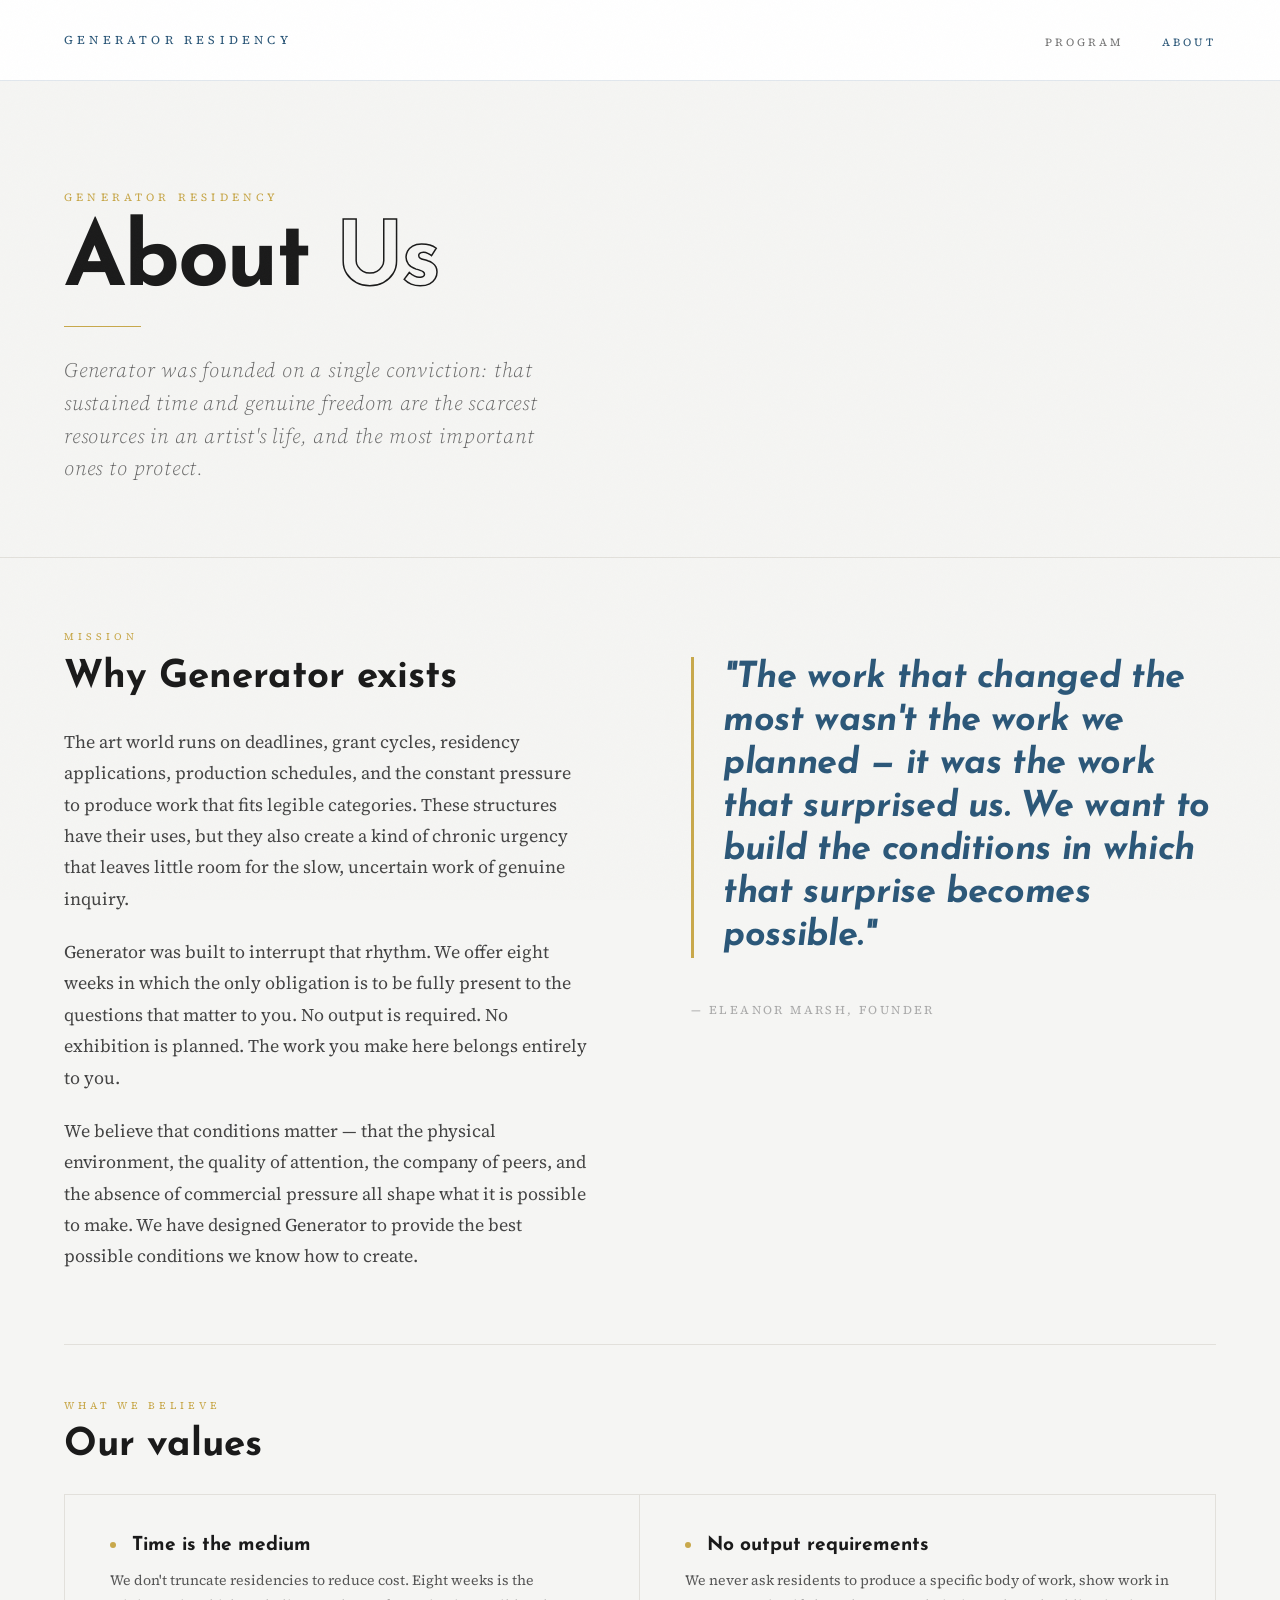
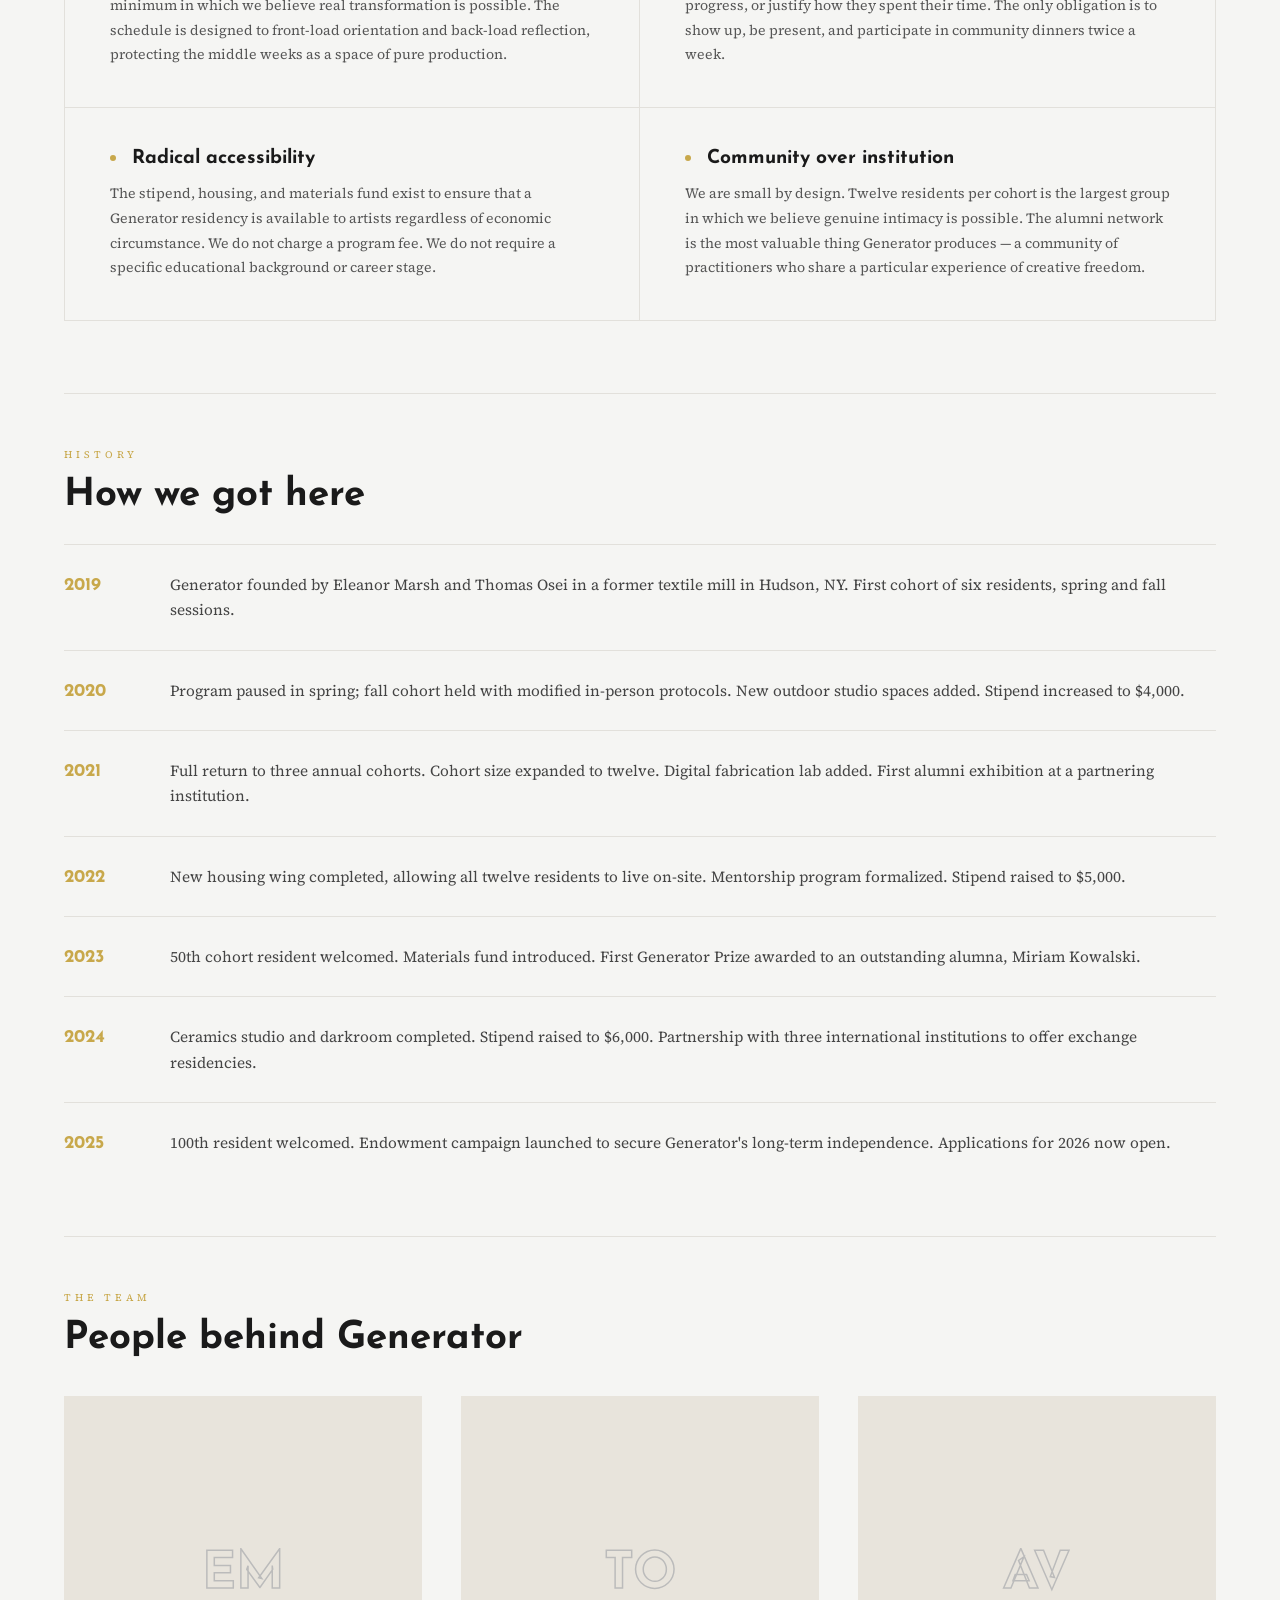
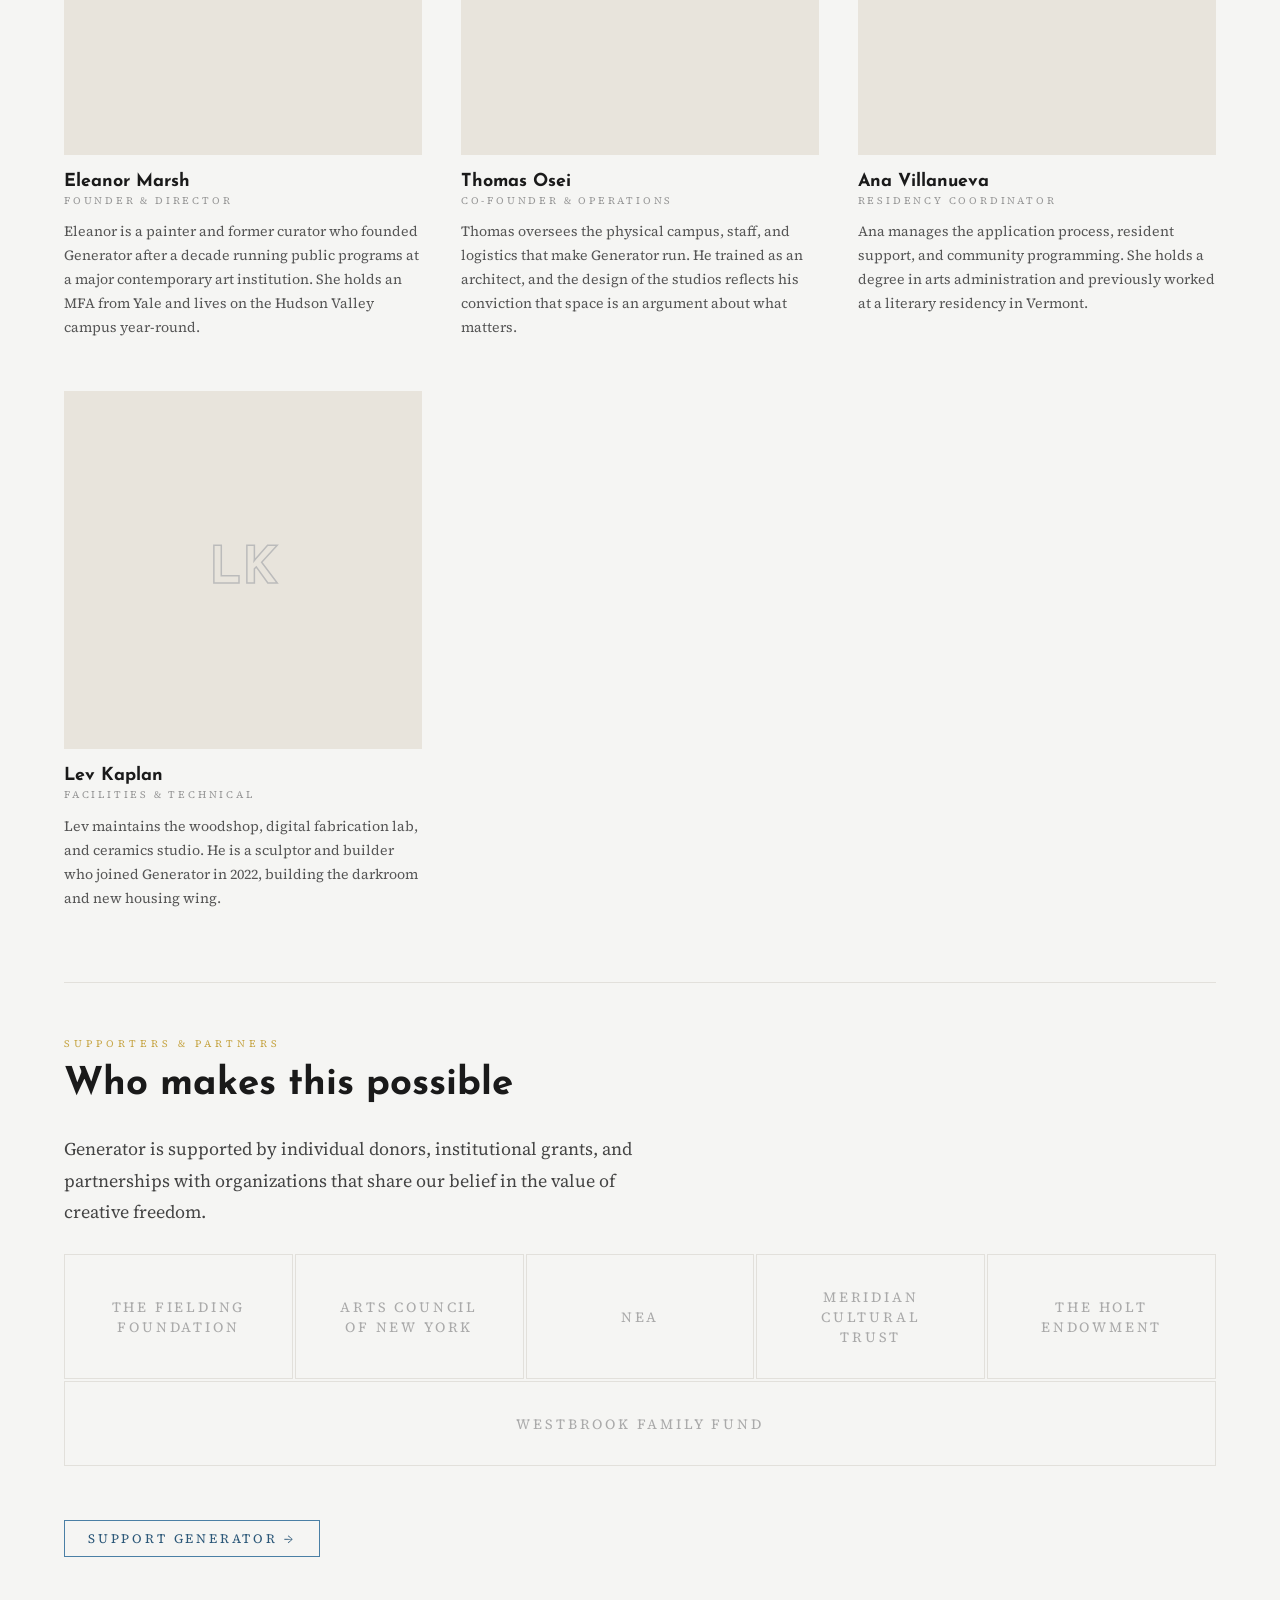
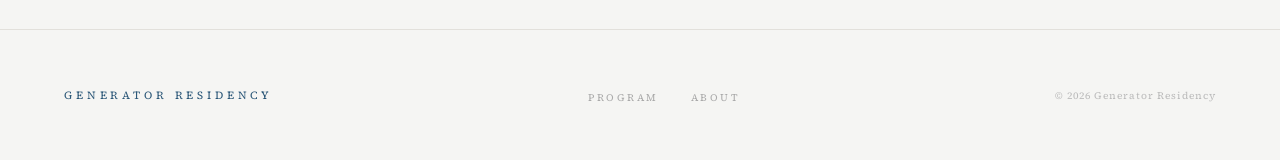
<file: about.html>
<!DOCTYPE html>
<html lang="en">
<head>
<meta charset="UTF-8">
<meta name="viewport" content="width=device-width, initial-scale=1.0">
<title>About — Generator Residency</title>
<link rel="stylesheet" href="style.css">
<style>
  /* ── MISSION ── */
  .mission-block {
    display: grid;
    grid-template-columns: 1fr 1fr;
    gap: 8vw;
    margin-bottom: 8vh;
    align-items: start;
  }
  @media (max-width: 750px) { .mission-block { grid-template-columns: 1fr; gap: 5vh; } }

  .pull-quote {
    font-family: 'Josefin Sans', sans-serif;
    font-style: italic;
    font-weight: 700;
    font-size: clamp(22px, 2.8vw, 42px);
    line-height: 1.2;
    color: var(--deep-blue);
    letter-spacing: -0.01em;
    position: relative;
    padding-left: 2rem;
  }
  .pull-quote::before {
    content: '';
    position: absolute;
    left: 0; top: 0; bottom: 0;
    width: 3px;
    background: var(--gold);
  }

  /* ── TEAM ── */
  .team-grid {
    display: grid;
    grid-template-columns: repeat(3, 1fr);
    gap: 4vw 3vw;
    margin: 4vh 0 8vh;
  }
  @media (max-width: 900px) { .team-grid { grid-template-columns: repeat(2, 1fr); } }
  @media (max-width: 550px) { .team-grid { grid-template-columns: 1fr; } }

  .team-member {}
  .team-portrait {
    width: 100%;
    aspect-ratio: 1;
    background: #e8e4dc;
    display: flex;
    align-items: center;
    justify-content: center;
    margin-bottom: 2vh;
  }
  .team-portrait-init {
    font-family: 'Josefin Sans', sans-serif;
    font-weight: 900;
    font-size: clamp(28px, 4vw, 52px);
    color: transparent;
    -webkit-text-stroke: 1.5px #bbb;
  }
  .team-name {
    font-family: 'Josefin Sans', sans-serif;
    font-weight: 700;
    font-size: clamp(17px, 1.4vw, 22px);
    margin-bottom: 4px;
  }
  .team-title {
    font-size: 10px;
    letter-spacing: 0.28em;
    text-transform: uppercase;
    color: #999;
    display: block;
    margin-bottom: 1.5vh;
  }
  .team-bio {
    font-size: clamp(14px, 1.1vw, 16px);
    line-height: 1.7;
    color: #555;
  }

  /* ── PARTNERS ── */
  .partners-row {
    display: flex;
    flex-wrap: wrap;
    gap: 2px;
    margin: 3vh 0 6vh;
  }
  .partner-tile {
    flex: 1 1 200px;
    border: 1px solid var(--light-border);
    padding: 3.5vh 2.5vw;
    display: flex;
    align-items: center;
    justify-content: center;
  }
  .partner-name {
    font-family: 'Source Serif 4', serif;
    font-size: clamp(13px, 1.1vw, 16px);
    letter-spacing: 0.2em;
    text-transform: uppercase;
    color: #aaa;
    text-align: center;
  }

  /* ── HISTORY ── */
  .history-list {
    list-style: none;
    margin: 3vh 0 6vh;
    counter-reset: hist;
  }
  .history-item {
    display: grid;
    grid-template-columns: 80px 1fr;
    gap: 2vw;
    border-top: 1px solid var(--light-border);
    padding: 3vh 0;
    align-items: baseline;
  }
  .history-year {
    font-family: 'Josefin Sans', sans-serif;
    font-weight: 700;
    font-size: clamp(15px, 1.4vw, 20px);
    color: var(--gold);
  }
  .history-event {
    font-size: clamp(15px, 1.2vw, 18px);
    line-height: 1.65;
    color: #444;
  }

  /* ── VALUES ── */
  .values-grid {
    display: grid;
    grid-template-columns: 1fr 1fr;
    gap: 0;
    margin: 3vh 0 8vh;
    border: 1px solid var(--light-border);
  }
  @media (max-width: 650px) { .values-grid { grid-template-columns: 1fr; } }

  .value-item {
    padding: 4.5vh 3.5vw;
    border-right: 1px solid var(--light-border);
    border-bottom: 1px solid var(--light-border);
  }
  .value-item:nth-child(even) { border-right: none; }
  .value-item:nth-last-child(-n+2) { border-bottom: none; }

  .value-title {
    font-family: 'Josefin Sans', sans-serif;
    font-weight: 700;
    font-size: clamp(17px, 1.5vw, 22px);
    margin-bottom: 1.5vh;
    display: flex;
    align-items: center;
    gap: 1rem;
  }
  .value-title::before {
    content: '';
    display: inline-block;
    width: 6px; height: 6px;
    border-radius: 50%;
    background: var(--gold);
    flex-shrink: 0;
  }
  .value-text {
    font-size: clamp(14px, 1.1vw, 17px);
    line-height: 1.75;
    color: #555;
  }
</style>
</head>
<body>

<div class="grain"></div>

<nav class="nav">
  <a class="nav-logo" href="generator-residency.html">Generator Residency</a>
  <ul class="nav-links">
    <li><a href="program.html">Program</a></li>
    <li><a href="about.html" class="active">About</a></li>
  </ul>
</nav>

<header class="page-header">
  <span class="page-eyebrow">Generator Residency</span>
  <h1 class="page-title">
    <span class="solid">About</span>
    <span class="outline">Us</span>
  </h1>
  <span class="header-rule"></span>
  <p class="page-subtitle">Generator was founded on a single conviction: that sustained time and genuine freedom are the scarcest resources in an artist's life, and the most important ones to protect.</p>
</header>

<main class="page-content">

  <!-- Mission -->
  <span class="section-label">Mission</span>
  <div class="mission-block">
    <div>
      <h2 class="section-heading">Why Generator exists</h2>
      <p class="section-body">The art world runs on deadlines, grant cycles, residency applications, production schedules, and the constant pressure to produce work that fits legible categories. These structures have their uses, but they also create a kind of chronic urgency that leaves little room for the slow, uncertain work of genuine inquiry.</p>
      <br>
      <p class="section-body">Generator was built to interrupt that rhythm. We offer eight weeks in which the only obligation is to be fully present to the questions that matter to you. No output is required. No exhibition is planned. The work you make here belongs entirely to you.</p>
      <br>
      <p class="section-body">We believe that conditions matter — that the physical environment, the quality of attention, the company of peers, and the absence of commercial pressure all shape what it is possible to make. We have designed Generator to provide the best possible conditions we know how to create.</p>
    </div>
    <div>
      <div class="pull-quote">
        "The work that changed the most wasn't the work we planned — it was the work that surprised us. We want to build the conditions in which that surprise becomes possible."
      </div>
      <br><br>
      <p style="font-size:12px;letter-spacing:0.2em;text-transform:uppercase;color:#aaa;">— Eleanor Marsh, Founder</p>
    </div>
  </div>

  <span class="rule"></span>

  <!-- Values -->
  <span class="section-label">What We Believe</span>
  <h2 class="section-heading">Our values</h2>
  <div class="values-grid">
    <div class="value-item">
      <div class="value-title">Time is the medium</div>
      <p class="value-text">We don't truncate residencies to reduce cost. Eight weeks is the minimum in which we believe real transformation is possible. The schedule is designed to front-load orientation and back-load reflection, protecting the middle weeks as a space of pure production.</p>
    </div>
    <div class="value-item">
      <div class="value-title">No output requirements</div>
      <p class="value-text">We never ask residents to produce a specific body of work, show work in progress, or justify how they spent their time. The only obligation is to show up, be present, and participate in community dinners twice a week.</p>
    </div>
    <div class="value-item">
      <div class="value-title">Radical accessibility</div>
      <p class="value-text">The stipend, housing, and materials fund exist to ensure that a Generator residency is available to artists regardless of economic circumstance. We do not charge a program fee. We do not require a specific educational background or career stage.</p>
    </div>
    <div class="value-item">
      <div class="value-title">Community over institution</div>
      <p class="value-text">We are small by design. Twelve residents per cohort is the largest group in which we believe genuine intimacy is possible. The alumni network is the most valuable thing Generator produces — a community of practitioners who share a particular experience of creative freedom.</p>
    </div>
  </div>

  <span class="rule"></span>

  <!-- History -->
  <span class="section-label">History</span>
  <h2 class="section-heading">How we got here</h2>
  <ul class="history-list">
    <li class="history-item">
      <span class="history-year">2019</span>
      <span class="history-event">Generator founded by Eleanor Marsh and Thomas Osei in a former textile mill in Hudson, NY. First cohort of six residents, spring and fall sessions.</span>
    </li>
    <li class="history-item">
      <span class="history-year">2020</span>
      <span class="history-event">Program paused in spring; fall cohort held with modified in-person protocols. New outdoor studio spaces added. Stipend increased to $4,000.</span>
    </li>
    <li class="history-item">
      <span class="history-year">2021</span>
      <span class="history-event">Full return to three annual cohorts. Cohort size expanded to twelve. Digital fabrication lab added. First alumni exhibition at a partnering institution.</span>
    </li>
    <li class="history-item">
      <span class="history-year">2022</span>
      <span class="history-event">New housing wing completed, allowing all twelve residents to live on-site. Mentorship program formalized. Stipend raised to $5,000.</span>
    </li>
    <li class="history-item">
      <span class="history-year">2023</span>
      <span class="history-event">50th cohort resident welcomed. Materials fund introduced. First Generator Prize awarded to an outstanding alumna, Miriam Kowalski.</span>
    </li>
    <li class="history-item">
      <span class="history-year">2024</span>
      <span class="history-event">Ceramics studio and darkroom completed. Stipend raised to $6,000. Partnership with three international institutions to offer exchange residencies.</span>
    </li>
    <li class="history-item">
      <span class="history-year">2025</span>
      <span class="history-event">100th resident welcomed. Endowment campaign launched to secure Generator's long-term independence. Applications for 2026 now open.</span>
    </li>
  </ul>

  <span class="rule"></span>

  <!-- Team -->
  <span class="section-label">The Team</span>
  <h2 class="section-heading">People behind Generator</h2>
  <div class="team-grid">
    <div class="team-member">
      <div class="team-portrait"><span class="team-portrait-init">EM</span></div>
      <div class="team-name">Eleanor Marsh</div>
      <span class="team-title">Founder & Director</span>
      <p class="team-bio">Eleanor is a painter and former curator who founded Generator after a decade running public programs at a major contemporary art institution. She holds an MFA from Yale and lives on the Hudson Valley campus year-round.</p>
    </div>
    <div class="team-member">
      <div class="team-portrait"><span class="team-portrait-init">TO</span></div>
      <div class="team-name">Thomas Osei</div>
      <span class="team-title">Co-Founder & Operations</span>
      <p class="team-bio">Thomas oversees the physical campus, staff, and logistics that make Generator run. He trained as an architect, and the design of the studios reflects his conviction that space is an argument about what matters.</p>
    </div>
    <div class="team-member">
      <div class="team-portrait"><span class="team-portrait-init">AV</span></div>
      <div class="team-name">Ana Villanueva</div>
      <span class="team-title">Residency Coordinator</span>
      <p class="team-bio">Ana manages the application process, resident support, and community programming. She holds a degree in arts administration and previously worked at a literary residency in Vermont.</p>
    </div>
    <div class="team-member">
      <div class="team-portrait"><span class="team-portrait-init">LK</span></div>
      <div class="team-name">Lev Kaplan</div>
      <span class="team-title">Facilities & Technical</span>
      <p class="team-bio">Lev maintains the woodshop, digital fabrication lab, and ceramics studio. He is a sculptor and builder who joined Generator in 2022, building the darkroom and new housing wing.</p>
    </div>
  </div>

  <span class="rule"></span>

  <!-- Partners -->
  <span class="section-label">Supporters & Partners</span>
  <h2 class="section-heading">Who makes this possible</h2>
  <p class="section-body" style="margin-bottom:3vh;">Generator is supported by individual donors, institutional grants, and partnerships with organizations that share our belief in the value of creative freedom.</p>
  <div class="partners-row">
    <div class="partner-tile"><span class="partner-name">The Fielding Foundation</span></div>
    <div class="partner-tile"><span class="partner-name">Arts Council of New York</span></div>
    <div class="partner-tile"><span class="partner-name">NEA</span></div>
    <div class="partner-tile"><span class="partner-name">Meridian Cultural Trust</span></div>
    <div class="partner-tile"><span class="partner-name">The Holt Endowment</span></div>
    <div class="partner-tile"><span class="partner-name">Westbrook Family Fund</span></div>
  </div>

  <div style="margin-top:2vh;">
    <a class="btn-outline" href="#">Support Generator →</a>
  </div>

</main>

<footer class="footer">
  <span class="footer-logo">Generator Residency</span>
  <ul class="footer-links">
    <li><a href="program.html">Program</a></li>
    <li><a href="about.html">About</a></li>
  </ul>
  <span class="footer-copy">© 2026 Generator Residency</span>
</footer>

</body>
</html>
</file>
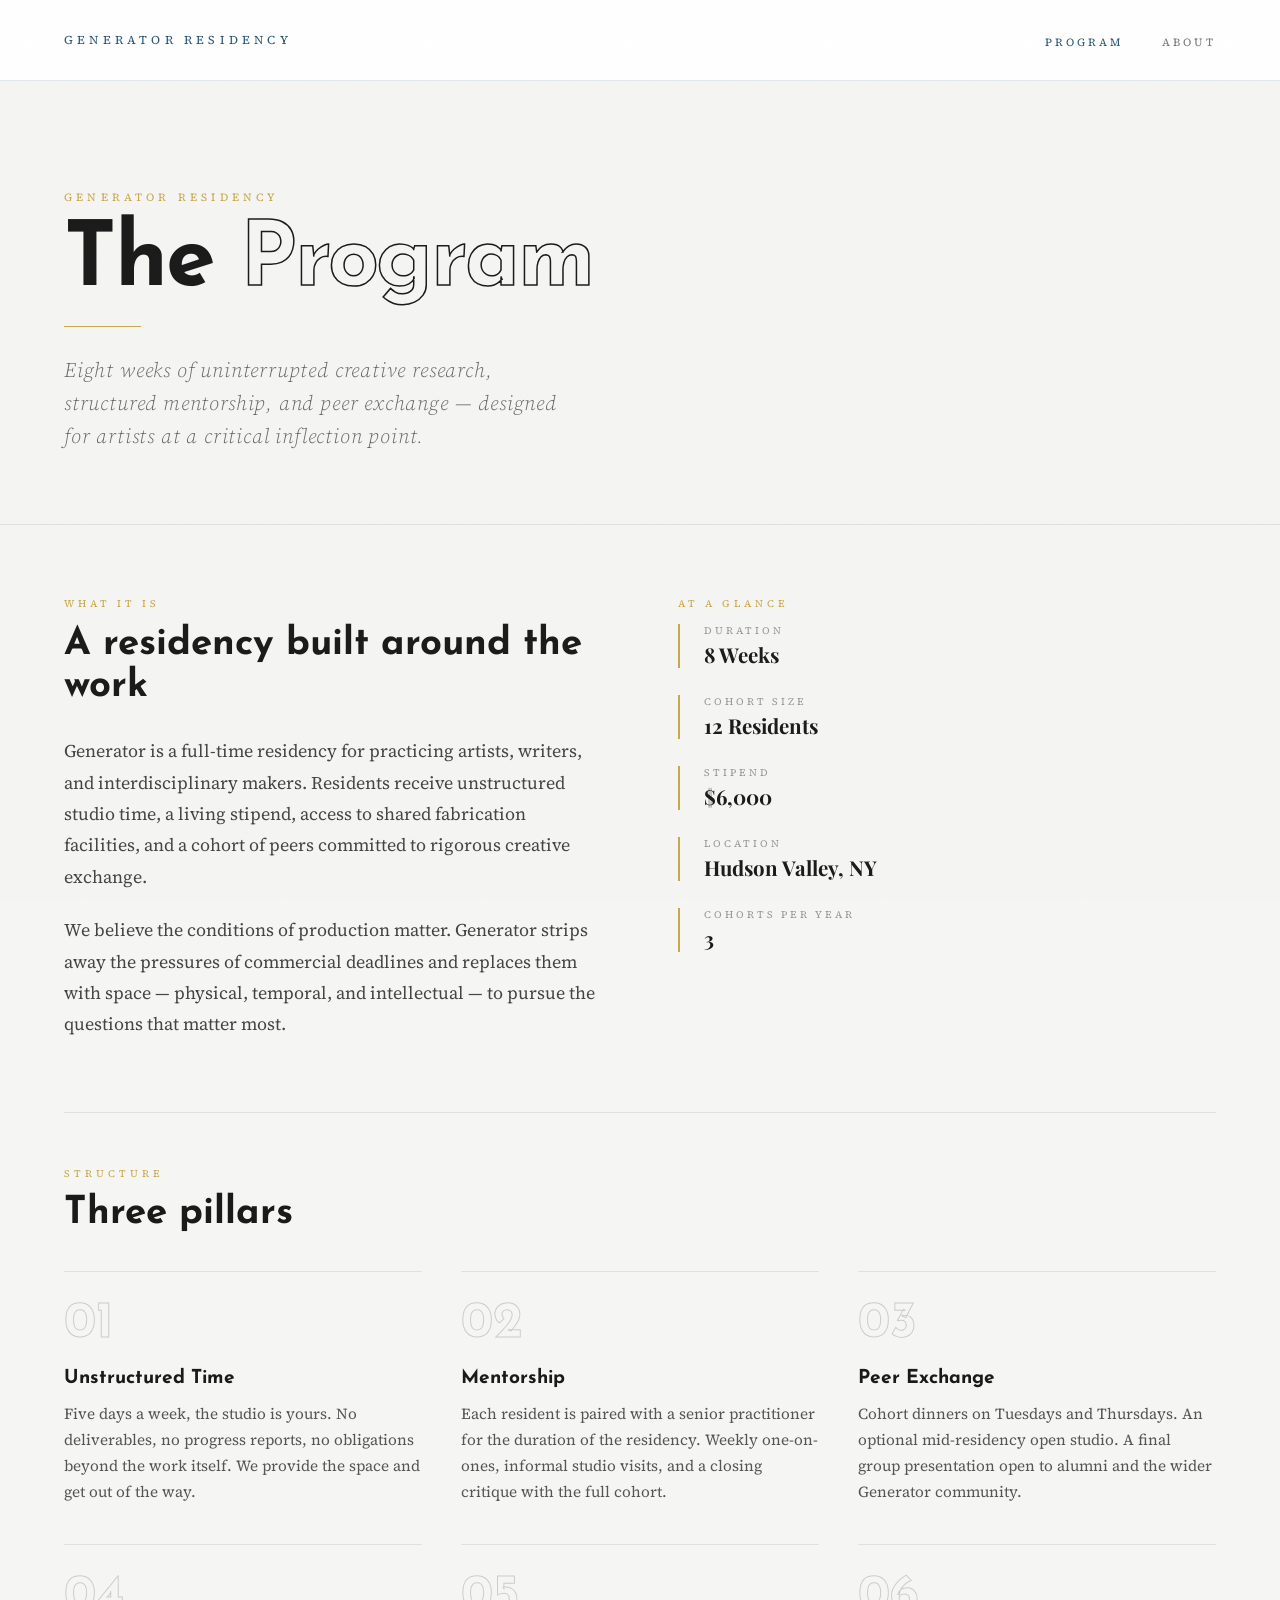
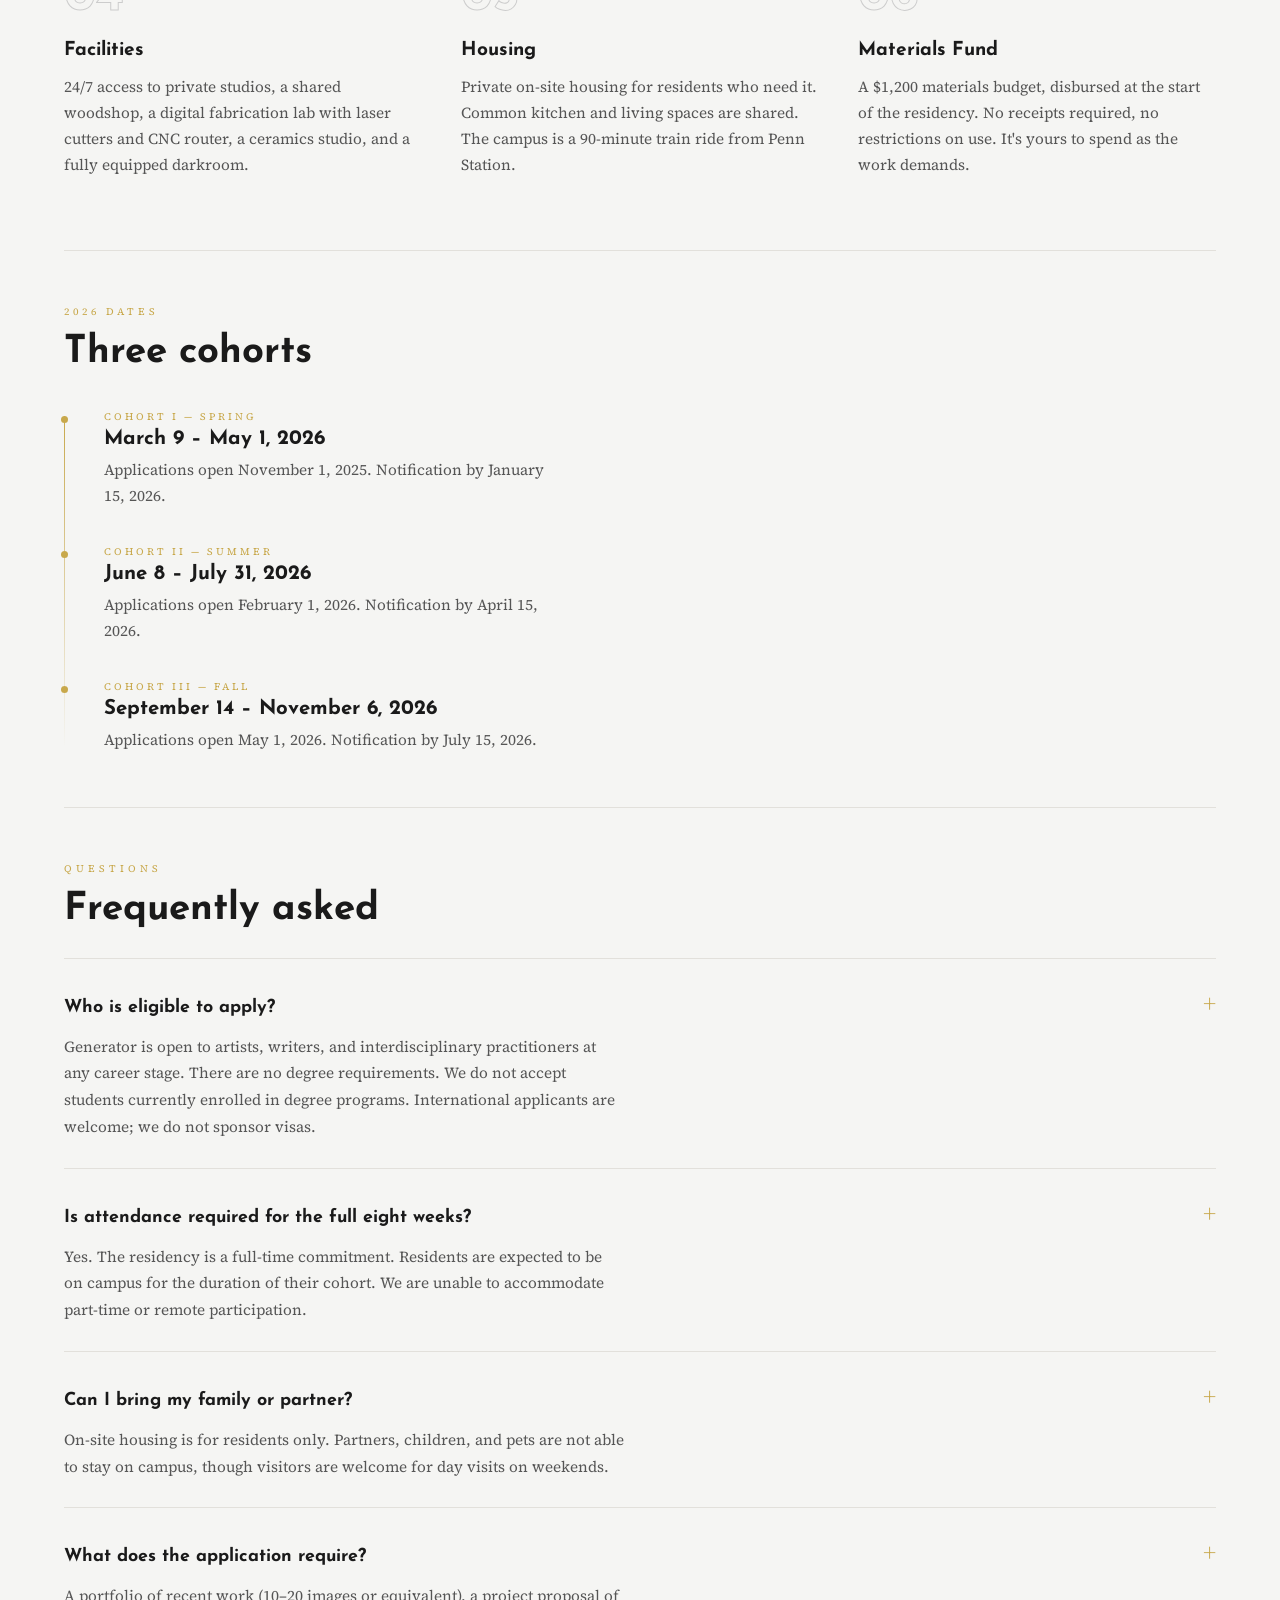
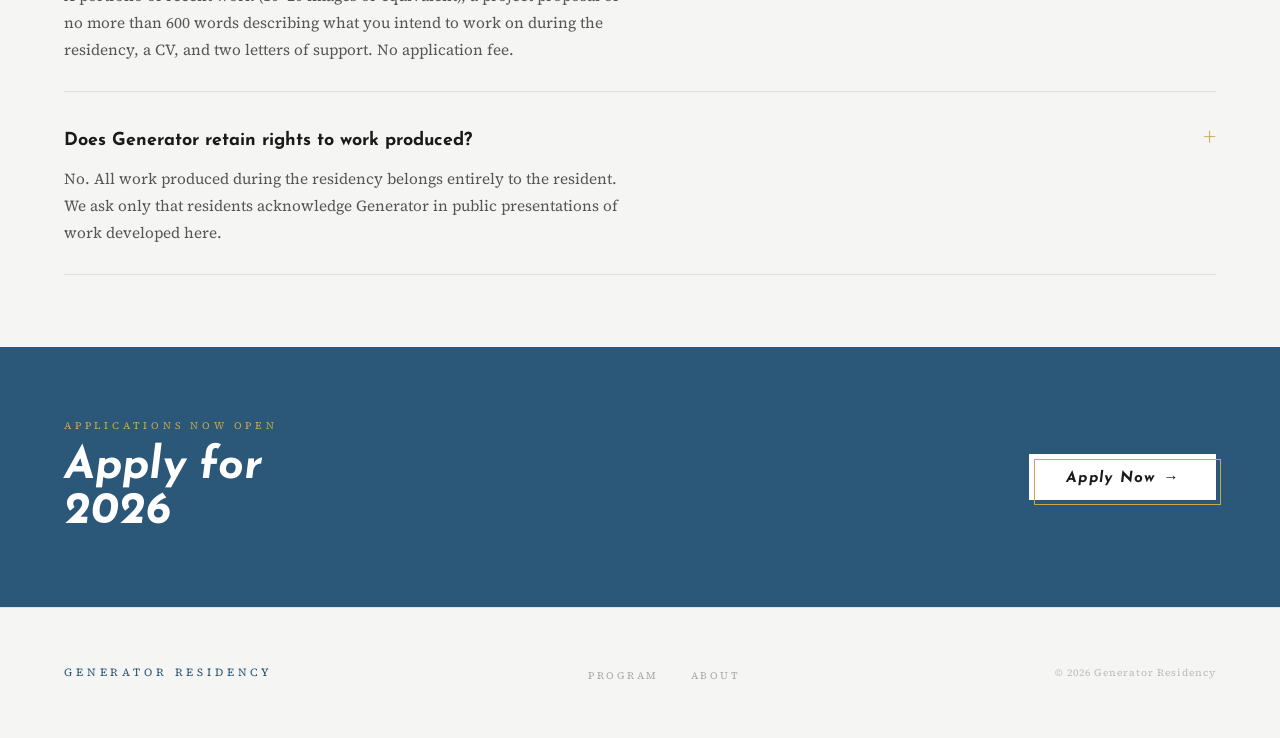
<file: program.html>
<!DOCTYPE html>
<html lang="en">
<head>
<meta charset="UTF-8">
<meta name="viewport" content="width=device-width, initial-scale=1.0">
<title>Program — Generator Residency</title>
<link rel="stylesheet" href="style.css">
<style>
  /* ── OVERVIEW GRID ── */
  .overview {
    display: grid;
    grid-template-columns: 1fr 1fr;
    gap: 6vw;
    margin-bottom: 8vh;
  }
  @media (max-width: 768px) { .overview { grid-template-columns: 1fr; } }

  /* ── TIMELINE ── */
  .timeline {
    position: relative;
    padding-left: 2.5rem;
    margin: 4vh 0;
  }
  .timeline::before {
    content: '';
    position: absolute;
    left: 0; top: 6px; bottom: 6px;
    width: 1px;
    background: linear-gradient(to bottom, var(--gold), transparent);
  }
  .timeline-item {
    position: relative;
    margin-bottom: 4vh;
  }
  .timeline-item::before {
    content: '';
    position: absolute;
    left: -2.5rem;
    top: 6px;
    width: 7px; height: 7px;
    border-radius: 50%;
    background: var(--gold);
    transform: translateX(-3px);
  }
  .timeline-label {
    font-size: 10px;
    letter-spacing: 0.3em;
    text-transform: uppercase;
    color: var(--gold);
    display: block;
    margin-bottom: 6px;
  }
  .timeline-heading {
    font-family: 'Josefin Sans', sans-serif;
    font-weight: 700;
    font-size: clamp(18px, 1.6vw, 24px);
    margin-bottom: 8px;
  }
  .timeline-body {
    font-size: clamp(15px, 1.2vw, 18px);
    line-height: 1.7;
    color: #555;
    max-width: 55ch;
  }

  /* ── PILLARS ── */
  .pillars {
    display: grid;
    grid-template-columns: repeat(3, 1fr);
    gap: 3vw;
    margin: 4vh 0 8vh;
  }
  @media (max-width: 900px) { .pillars { grid-template-columns: 1fr 1fr; } }
  @media (max-width: 600px) { .pillars { grid-template-columns: 1fr; } }

  .pillar {
    border-top: 1px solid var(--light-border);
    padding-top: 3vh;
  }
  .pillar-num {
    font-family: 'Josefin Sans', sans-serif;
    font-size: clamp(36px, 4vw, 60px);
    font-weight: 900;
    color: transparent;
    -webkit-text-stroke: 1px #ccc;
    line-height: 1;
    margin-bottom: 2vh;
  }
  .pillar-title {
    font-family: 'Josefin Sans', sans-serif;
    font-weight: 700;
    font-size: clamp(18px, 1.5vw, 22px);
    margin-bottom: 1.5vh;
  }
  .pillar-text {
    font-size: clamp(15px, 1.2vw, 17px);
    line-height: 1.7;
    color: #555;
  }

  /* ── FAQ ── */
  .faq-item {
    border-top: 1px solid var(--light-border);
    padding: 3vh 0;
  }
  .faq-item:last-child { border-bottom: 1px solid var(--light-border); }

  .faq-q {
    font-family: 'Josefin Sans', sans-serif;
    font-weight: 700;
    font-size: clamp(17px, 1.4vw, 21px);
    margin-bottom: 1.5vh;
    cursor: pointer;
    display: flex;
    justify-content: space-between;
    align-items: baseline;
    gap: 2rem;
  }
  .faq-q::after {
    content: '+';
    font-family: 'Source Serif 4', serif;
    font-weight: 300;
    font-size: 1.4em;
    color: var(--gold);
    flex-shrink: 0;
  }
  .faq-a {
    font-size: clamp(15px, 1.2vw, 18px);
    line-height: 1.75;
    color: #555;
    max-width: 70ch;
  }

  /* ── CTA BAND ── */
  .cta-band {
    background: var(--deep-blue);
    color: var(--white);
    padding: 8vh 5vw;
    display: flex;
    align-items: center;
    justify-content: space-between;
    gap: 4vw;
    flex-wrap: wrap;
  }
  .cta-band-text {}
  .cta-band-eyebrow {
    font-size: 10px;
    letter-spacing: 0.38em;
    text-transform: uppercase;
    color: var(--gold);
    display: block;
    margin-bottom: 1.5vh;
  }
  .cta-band-heading {
    font-family: 'Josefin Sans', sans-serif;
    font-weight: 900;
    font-style: italic;
    font-size: clamp(28px, 3.5vw, 54px);
    line-height: 1.0;
    color: var(--white);
  }
  .btn-light {
    display: inline-block;
    font-family: 'Josefin Sans', sans-serif;
    font-style: italic;
    font-weight: 700;
    font-size: clamp(14px, 1.2vw, 18px);
    letter-spacing: 0.08em;
    color: var(--text);
    background: var(--white);
    text-decoration: none;
    padding: 0.9em 2.4em;
    position: relative;
    transition: background 0.3s, color 0.3s;
    white-space: nowrap;
  }
  .btn-light::after {
    content: '';
    position: absolute;
    bottom: -5px; right: -5px;
    width: 100%; height: 100%;
    border: 1.5px solid var(--gold);
    pointer-events: none;
  }
  .btn-light:hover { background: var(--gold); color: var(--white); }
</style>
</head>
<body>

<div class="grain"></div>

<nav class="nav">
  <a class="nav-logo" href="generator-residency.html">Generator Residency</a>
  <ul class="nav-links">
    <li><a href="program.html" class="active">Program</a></li>
    <li><a href="about.html">About</a></li>
  </ul>
</nav>

<header class="page-header">
  <span class="page-eyebrow">Generator Residency</span>
  <h1 class="page-title">
    <span class="solid">The</span>
    <span class="outline">Program</span>
  </h1>
  <span class="header-rule"></span>
  <p class="page-subtitle">Eight weeks of uninterrupted creative research, structured mentorship, and peer exchange — designed for artists at a critical inflection point.</p>
</header>

<main class="page-content">

  <!-- Overview -->
  <div class="overview">
    <div>
      <span class="section-label">What It Is</span>
      <h2 class="section-heading">A residency built around the work</h2>
      <p class="section-body">Generator is a full-time residency for practicing artists, writers, and interdisciplinary makers. Residents receive unstructured studio time, a living stipend, access to shared fabrication facilities, and a cohort of peers committed to rigorous creative exchange.</p>
      <br>
      <p class="section-body">We believe the conditions of production matter. Generator strips away the pressures of commercial deadlines and replaces them with space — physical, temporal, and intellectual — to pursue the questions that matter most.</p>
    </div>
    <div>
      <span class="section-label">At a Glance</span>
      <div style="display:flex;flex-direction:column;gap:3vh;margin-top:1vh;">
        <div style="border-left:2px solid var(--gold);padding-left:1.5rem;">
          <span style="font-size:10px;letter-spacing:.3em;text-transform:uppercase;color:#999;display:block;margin-bottom:4px;">Duration</span>
          <span style="font-family:'Playfair Display',serif;font-size:clamp(18px,1.6vw,24px);font-weight:700;">8 Weeks</span>
        </div>
        <div style="border-left:2px solid var(--gold);padding-left:1.5rem;">
          <span style="font-size:10px;letter-spacing:.3em;text-transform:uppercase;color:#999;display:block;margin-bottom:4px;">Cohort Size</span>
          <span style="font-family:'Playfair Display',serif;font-size:clamp(18px,1.6vw,24px);font-weight:700;">12 Residents</span>
        </div>
        <div style="border-left:2px solid var(--gold);padding-left:1.5rem;">
          <span style="font-size:10px;letter-spacing:.3em;text-transform:uppercase;color:#999;display:block;margin-bottom:4px;">Stipend</span>
          <span style="font-family:'Playfair Display',serif;font-size:clamp(18px,1.6vw,24px);font-weight:700;">$6,000</span>
        </div>
        <div style="border-left:2px solid var(--gold);padding-left:1.5rem;">
          <span style="font-size:10px;letter-spacing:.3em;text-transform:uppercase;color:#999;display:block;margin-bottom:4px;">Location</span>
          <span style="font-family:'Playfair Display',serif;font-size:clamp(18px,1.6vw,24px);font-weight:700;">Hudson Valley, NY</span>
        </div>
        <div style="border-left:2px solid var(--gold);padding-left:1.5rem;">
          <span style="font-size:10px;letter-spacing:.3em;text-transform:uppercase;color:#999;display:block;margin-bottom:4px;">Cohorts per Year</span>
          <span style="font-family:'Playfair Display',serif;font-size:clamp(18px,1.6vw,24px);font-weight:700;">3</span>
        </div>
      </div>
    </div>
  </div>

  <span class="rule"></span>

  <!-- Program Pillars -->
  <span class="section-label">Structure</span>
  <h2 class="section-heading">Three pillars</h2>
  <div class="pillars">
    <div class="pillar">
      <div class="pillar-num">01</div>
      <h3 class="pillar-title">Unstructured Time</h3>
      <p class="pillar-text">Five days a week, the studio is yours. No deliverables, no progress reports, no obligations beyond the work itself. We provide the space and get out of the way.</p>
    </div>
    <div class="pillar">
      <div class="pillar-num">02</div>
      <h3 class="pillar-title">Mentorship</h3>
      <p class="pillar-text">Each resident is paired with a senior practitioner for the duration of the residency. Weekly one-on-ones, informal studio visits, and a closing critique with the full cohort.</p>
    </div>
    <div class="pillar">
      <div class="pillar-num">03</div>
      <h3 class="pillar-title">Peer Exchange</h3>
      <p class="pillar-text">Cohort dinners on Tuesdays and Thursdays. An optional mid-residency open studio. A final group presentation open to alumni and the wider Generator community.</p>
    </div>
    <div class="pillar">
      <div class="pillar-num">04</div>
      <h3 class="pillar-title">Facilities</h3>
      <p class="pillar-text">24/7 access to private studios, a shared woodshop, a digital fabrication lab with laser cutters and CNC router, a ceramics studio, and a fully equipped darkroom.</p>
    </div>
    <div class="pillar">
      <div class="pillar-num">05</div>
      <h3 class="pillar-title">Housing</h3>
      <p class="pillar-text">Private on-site housing for residents who need it. Common kitchen and living spaces are shared. The campus is a 90-minute train ride from Penn Station.</p>
    </div>
    <div class="pillar">
      <div class="pillar-num">06</div>
      <h3 class="pillar-title">Materials Fund</h3>
      <p class="pillar-text">A $1,200 materials budget, disbursed at the start of the residency. No receipts required, no restrictions on use. It's yours to spend as the work demands.</p>
    </div>
  </div>

  <span class="rule"></span>

  <!-- Timeline -->
  <span class="section-label">2026 Dates</span>
  <h2 class="section-heading">Three cohorts</h2>
  <div class="timeline">
    <div class="timeline-item">
      <span class="timeline-label">Cohort I — Spring</span>
      <div class="timeline-heading">March 9 – May 1, 2026</div>
      <p class="timeline-body">Applications open November 1, 2025. Notification by January 15, 2026.</p>
    </div>
    <div class="timeline-item">
      <span class="timeline-label">Cohort II — Summer</span>
      <div class="timeline-heading">June 8 – July 31, 2026</div>
      <p class="timeline-body">Applications open February 1, 2026. Notification by April 15, 2026.</p>
    </div>
    <div class="timeline-item">
      <span class="timeline-label">Cohort III — Fall</span>
      <div class="timeline-heading">September 14 – November 6, 2026</div>
      <p class="timeline-body">Applications open May 1, 2026. Notification by July 15, 2026.</p>
    </div>
  </div>

  <span class="rule"></span>

  <!-- FAQ -->
  <span class="section-label">Questions</span>
  <h2 class="section-heading">Frequently asked</h2>
  <div style="margin-top:3vh;">
    <div class="faq-item">
      <div class="faq-q">Who is eligible to apply?</div>
      <p class="faq-a">Generator is open to artists, writers, and interdisciplinary practitioners at any career stage. There are no degree requirements. We do not accept students currently enrolled in degree programs. International applicants are welcome; we do not sponsor visas.</p>
    </div>
    <div class="faq-item">
      <div class="faq-q">Is attendance required for the full eight weeks?</div>
      <p class="faq-a">Yes. The residency is a full-time commitment. Residents are expected to be on campus for the duration of their cohort. We are unable to accommodate part-time or remote participation.</p>
    </div>
    <div class="faq-item">
      <div class="faq-q">Can I bring my family or partner?</div>
      <p class="faq-a">On-site housing is for residents only. Partners, children, and pets are not able to stay on campus, though visitors are welcome for day visits on weekends.</p>
    </div>
    <div class="faq-item">
      <div class="faq-q">What does the application require?</div>
      <p class="faq-a">A portfolio of recent work (10–20 images or equivalent), a project proposal of no more than 600 words describing what you intend to work on during the residency, a CV, and two letters of support. No application fee.</p>
    </div>
    <div class="faq-item">
      <div class="faq-q">Does Generator retain rights to work produced?</div>
      <p class="faq-a">No. All work produced during the residency belongs entirely to the resident. We ask only that residents acknowledge Generator in public presentations of work developed here.</p>
    </div>
  </div>

</main>

<!-- CTA -->
<section class="cta-band">
  <div class="cta-band-text">
    <span class="cta-band-eyebrow">Applications Now Open</span>
    <div class="cta-band-heading">Apply for<br>2026</div>
  </div>
  <a class="btn-light" href="#">Apply Now →</a>
</section>

<footer class="footer">
  <span class="footer-logo">Generator Residency</span>
  <ul class="footer-links">
    <li><a href="program.html">Program</a></li>
    <li><a href="about.html">About</a></li>
  </ul>
  <span class="footer-copy">© 2026 Generator Residency</span>
</footer>

</body>
</html>
</file>
<file: style.css>
@import url('https://fonts.googleapis.com/css2?family=Josefin+Sans:ital,wght@0,300;0,400;0,600;0,700;1,300;1,400&family=Playfair+Display:ital,wght@0,400;0,700;0,900;1,400;1,700&family=Source+Serif+4:ital,wght@0,300;0,400;0,600;1,300;1,400&display=swap');

*, *::before, *::after { margin: 0; padding: 0; box-sizing: border-box; }

:root {
  --gold: #c8a84b;
  --blue: #4a7fa5;
  --deep-blue: #2b5778;
  --white: #ffffff;
  --text: #1a1a1a;
  --bg: #f5f5f3;
  --light-border: #e2e0db;
}

html, body {
  background: var(--bg);
  font-family: 'Source Serif 4', serif;
  color: var(--text);
}

/* ── NAV ── */
.nav {
  position: fixed;
  top: 0; left: 0; right: 0;
  padding: 3.2vh 5vw;
  display: flex;
  align-items: center;
  justify-content: space-between;
  z-index: 100;
  background: #ffffff;
  backdrop-filter: blur(8px);
  border-bottom: 1px solid rgba(180,195,210,0.4);
}

.nav-logo {
  font-family: 'Source Serif 4', serif;
  font-size: 12px;
  letter-spacing: 0.35em;
  text-transform: uppercase;
  color: var(--deep-blue);
  text-decoration: none;
}

.nav-links {
  display: flex;
  gap: 3vw;
  list-style: none;
}
.nav-links a {
  font-size: 11px;
  letter-spacing: 0.28em;
  text-transform: uppercase;
  color: #777;
  text-decoration: none;
  transition: color 0.3s;
}
.nav-links a:hover,
.nav-links a.active { color: var(--deep-blue); }

/* ── PAGE HEADER ── */
.page-header {
  padding: calc(14vh + 4rem) 5vw 8vh;
  border-bottom: 1px solid var(--light-border);
  position: relative;
  overflow: hidden;
}

.page-header::before {
  content: '';
  position: absolute;
  top: 0; left: 0; right: 0;
  height: 3px;
  background: linear-gradient(to right, transparent, var(--gold), transparent);
}

.page-eyebrow {
  font-size: 11px;
  letter-spacing: 0.38em;
  text-transform: uppercase;
  color: var(--gold);
  display: block;
  margin-bottom: 2vh;
}

.page-title {
  font-family: 'Josefin Sans', sans-serif;
  font-weight: 900;
  font-size: clamp(44px, 7vw, 110px);
  line-height: 0.9;
  letter-spacing: -0.025em;
}

.page-title .outline {
  color: transparent;
  -webkit-text-stroke: 1.5px var(--text);
}

.page-subtitle {
  font-family: 'Source Serif 4', serif;
  font-style: italic;
  font-weight: 300;
  font-size: clamp(16px, 1.6vw, 22px);
  color: #666;
  letter-spacing: 0.04em;
  max-width: 50ch;
  line-height: 1.6;
  margin-top: 3vh;
}

.header-rule {
  display: block;
  width: clamp(40px, 6vw, 90px);
  height: 1px;
  background: var(--gold);
  margin: 2.5vh 0;
}

/* ── CONTENT ── */
.page-content {
  padding: 8vh 5vw;
  max-width: 1400px;
  margin: 0 auto;
}

/* ── SECTION HEADING ── */
.section-label {
  font-size: 10px;
  letter-spacing: 0.4em;
  text-transform: uppercase;
  color: var(--gold);
  display: block;
  margin-bottom: 1.5vh;
}

.section-heading {
  font-family: 'Josefin Sans', sans-serif;
  font-weight: 700;
  font-size: clamp(28px, 3vw, 48px);
  line-height: 1.1;
  margin-bottom: 3vh;
}

.section-body {
  font-family: 'Source Serif 4', serif;
  font-size: clamp(17px, 1.4vw, 21px);
  line-height: 1.75;
  color: #444;
  max-width: 65ch;
}

/* ── BUTTON ── */
.btn {
  display: inline-block;
  font-family: 'Josefin Sans', sans-serif;
  font-style: italic;
  font-weight: 700;
  font-size: clamp(14px, 1.2vw, 18px);
  letter-spacing: 0.1em;
  color: var(--white);
  background: var(--text);
  text-decoration: none;
  padding: 0.9em 2.4em;
  position: relative;
  transition: background 0.3s, transform 0.2s;
}
.btn::after {
  content: '';
  position: absolute;
  bottom: -5px; right: -5px;
  width: 100%; height: 100%;
  border: 1.5px solid var(--gold);
  pointer-events: none;
  transition: transform 0.2s;
}
.btn:hover { background: var(--deep-blue); transform: translate(-2px,-2px); }
.btn:hover::after { transform: translate(3px,3px); }

.btn-outline {
  display: inline-block;
  font-family: 'Source Serif 4', serif;
  font-size: clamp(12px, 1vw, 15px);
  letter-spacing: 0.22em;
  text-transform: uppercase;
  color: var(--deep-blue);
  text-decoration: none;
  border: 1px solid var(--blue);
  padding: 0.7em 1.8em;
  transition: background 0.3s, color 0.3s;
}
.btn-outline:hover { background: var(--deep-blue); color: var(--white); }

/* ── DIVIDER ── */
.rule {
  display: block;
  width: 100%;
  height: 1px;
  background: var(--light-border);
  margin: 6vh 0;
}

/* ── GRAIN ── */
.grain {
  position: fixed; inset: 0; z-index: 200; pointer-events: none;
  opacity: 0.025;
  background-size: 200px 200px;
  background-image: url("data:image/svg+xml,%3Csvg viewBox='0 0 256 256' xmlns='http://www.w3.org/2000/svg'%3E%3Cfilter id='n'%3E%3CfeTurbulence type='fractalNoise' baseFrequency='0.9' numOctaves='4' stitchTiles='stitch'/%3E%3C/filter%3E%3Crect width='100%25' height='100%25' filter='url(%23n)'/%3E%3C/svg%3E");
}

/* ── FOOTER ── */
.footer {
  padding: 6vh 5vw;
  border-top: 1px solid var(--light-border);
  display: flex;
  align-items: center;
  justify-content: space-between;
  flex-wrap: wrap;
  gap: 2vh;
}

.footer-logo {
  font-family: 'Source Serif 4', serif;
  font-size: 11px;
  letter-spacing: 0.35em;
  text-transform: uppercase;
  color: var(--deep-blue);
}

.footer-links {
  display: flex;
  gap: 2.5vw;
  list-style: none;
}
.footer-links a {
  font-size: 10px;
  letter-spacing: 0.25em;
  text-transform: uppercase;
  color: #aaa;
  text-decoration: none;
  transition: color 0.3s;
}
.footer-links a:hover { color: var(--deep-blue); }

.footer-copy {
  font-size: 10px;
  letter-spacing: 0.1em;
  color: #bbb;
}

/* ── RESPONSIVE ── */
@media (max-width: 768px) {
  .nav { padding: 2.5vh 6vw; }
  .page-header { padding: calc(10vh + 4rem) 6vw 6vh; }
  .page-content { padding: 6vh 6vw; }
  .footer { flex-direction: column; gap: 3vh; text-align: center; }
  .footer-links { gap: 5vw; }
}
</file>
